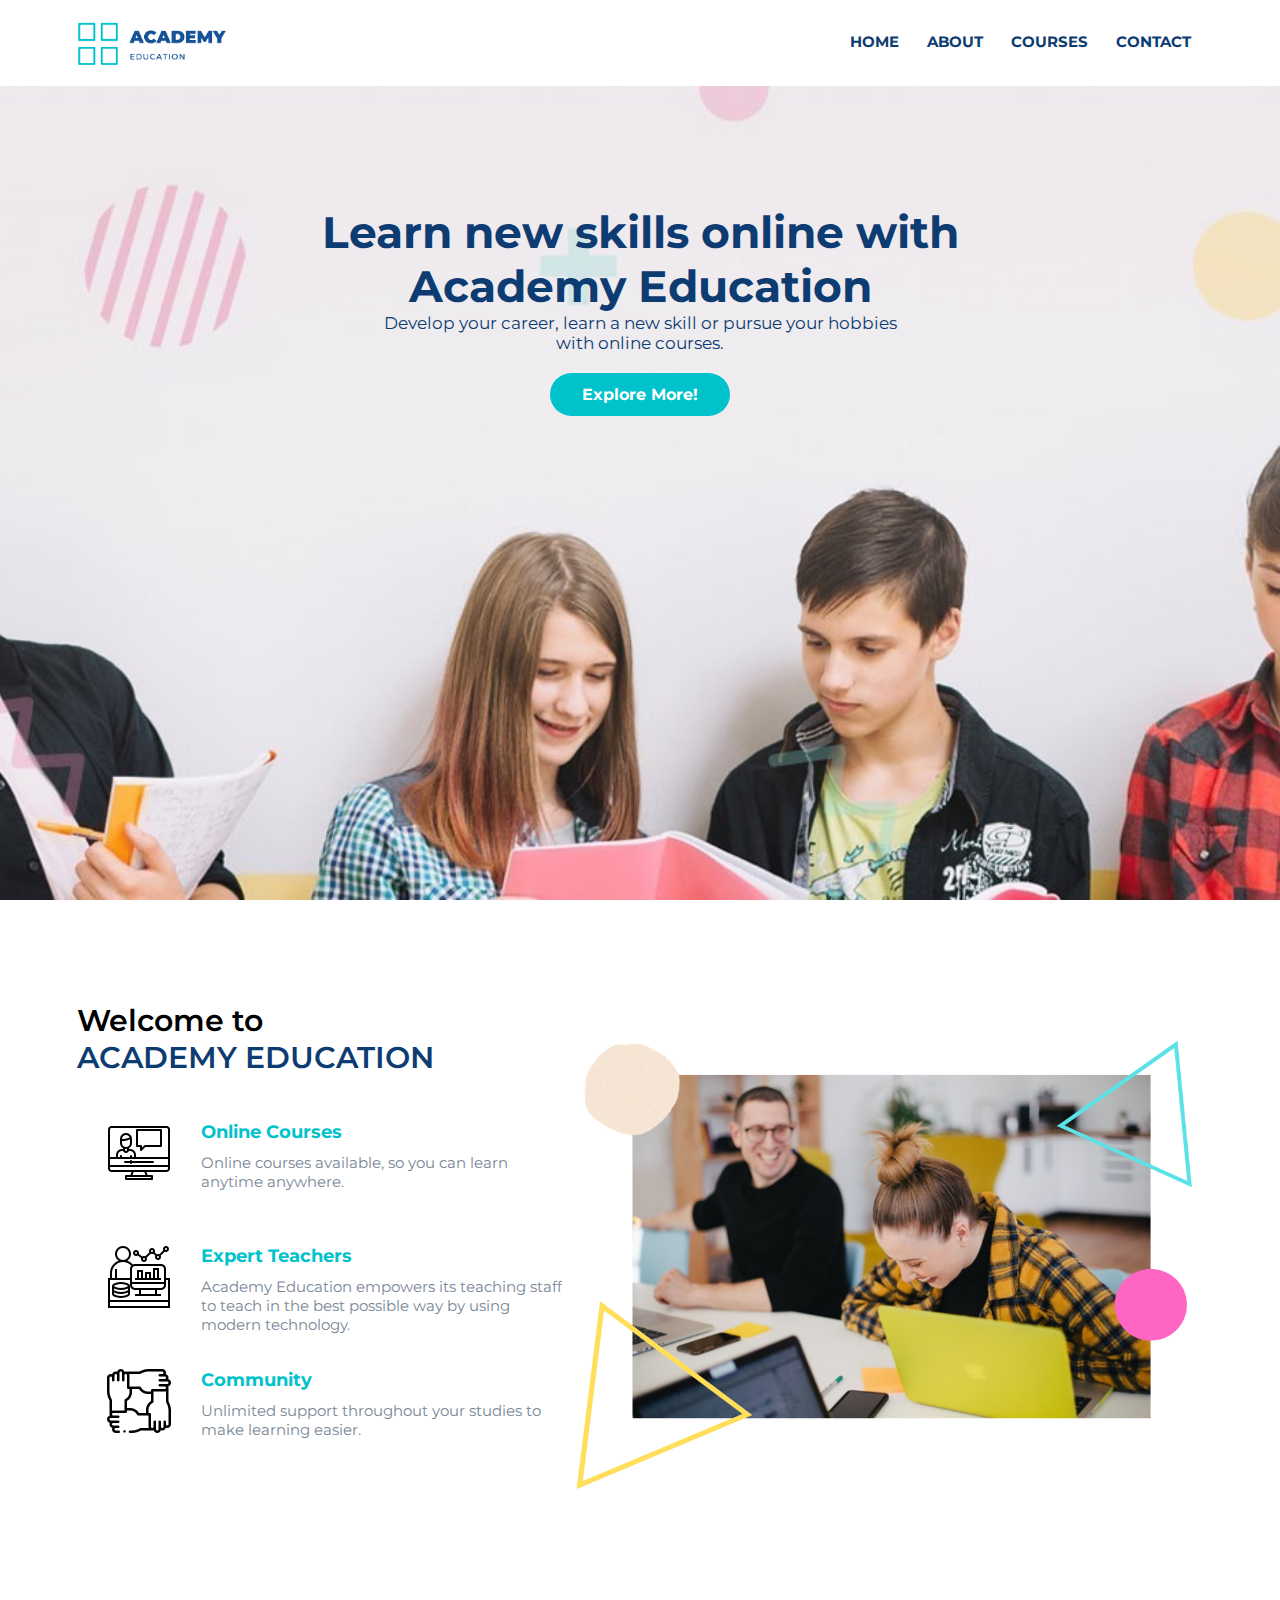
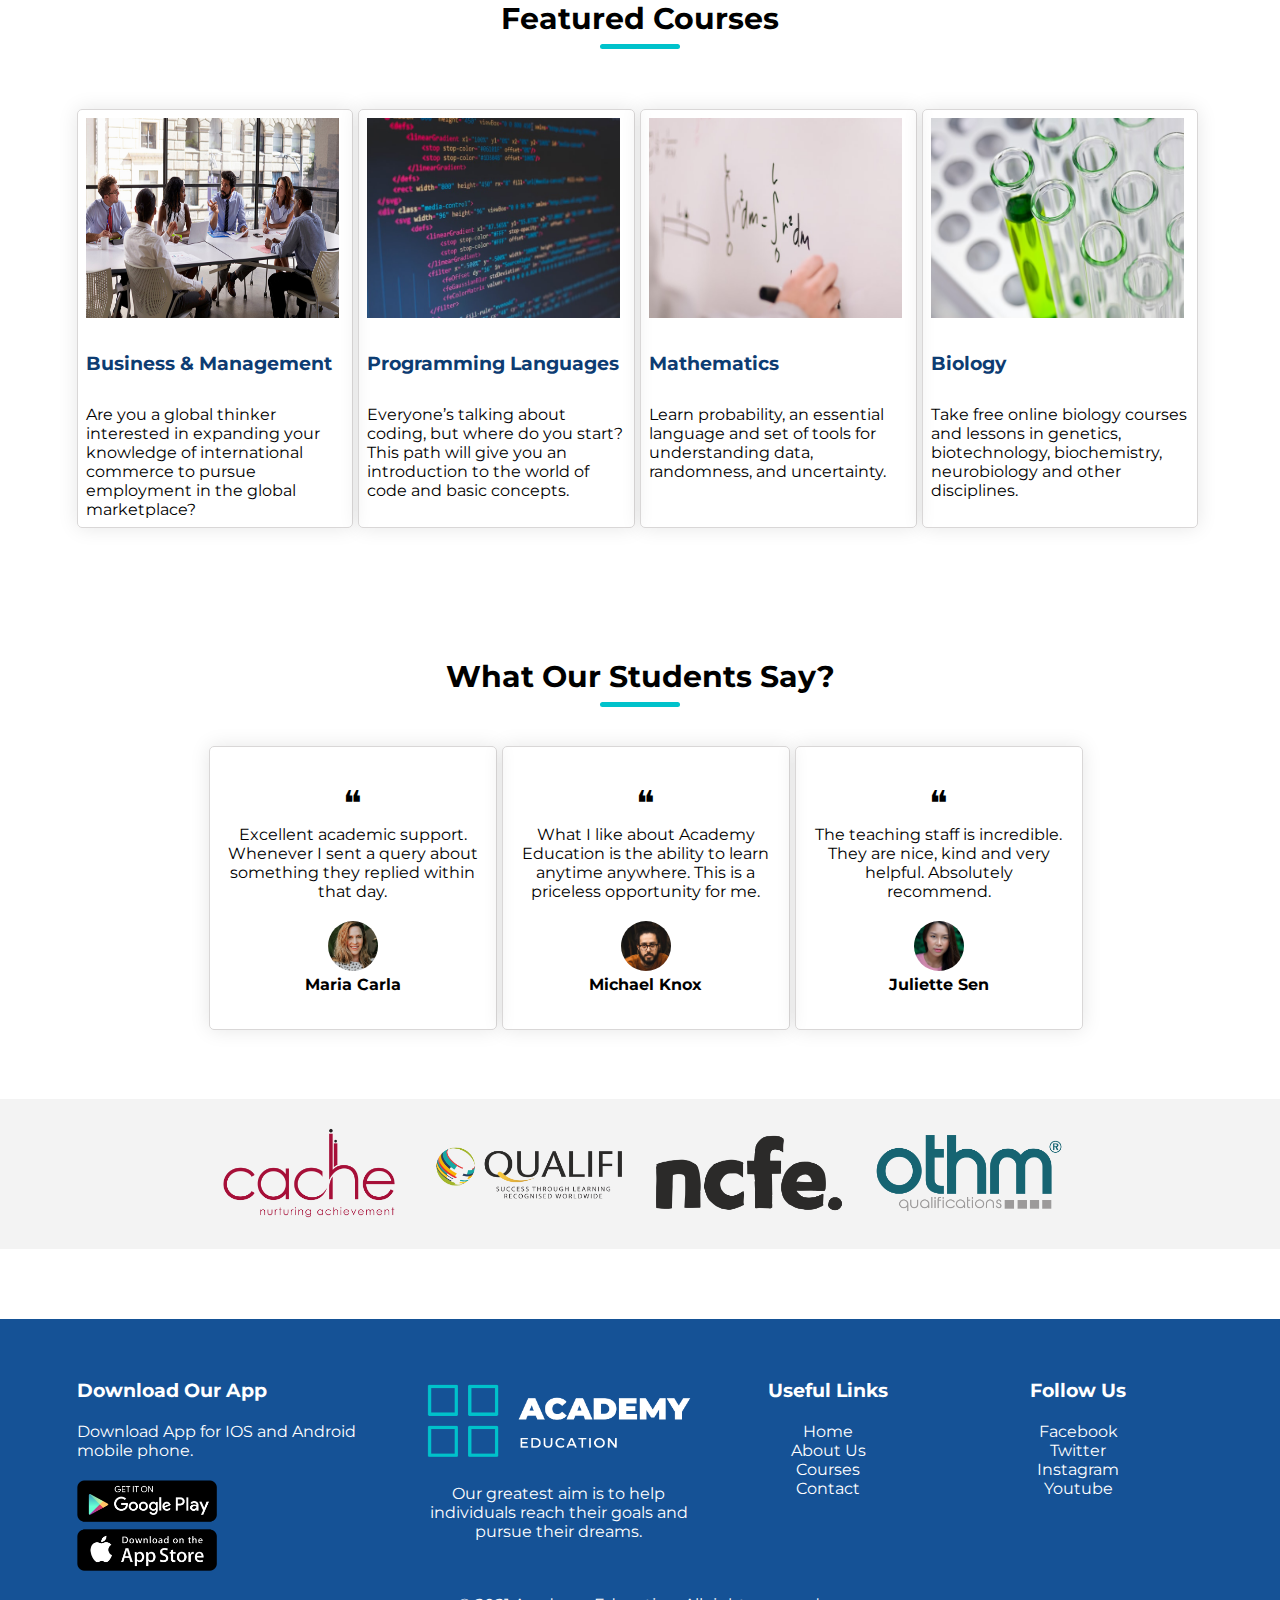
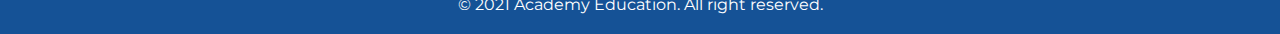
<file: index.html>
<!DOCTYPE html>
<html lang="en">
<head>
    <meta charset="UTF-8">
    <title>Academy Education</title>
    <link rel="stylesheet" href="style.css">
    <link rel="preconnect" href="https://fonts.gstatic.com">
    <link href="https://fonts.googleapis.com/css2?family=Montserrat:wght@300;400&display=swap" rel="stylesheet">

    <link rel="preconnect" href="https://fonts.gstatic.com">
    <link href="https://fonts.googleapis.com/css2?family=Montserrat:wght@700&display=swap" rel="stylesheet">
</head>
<body>

<!-- Header Section -->
      <section class="header">
          <nav>
              <img src="images/logo.png" alt="">
              <div class="nav-links">
                  <ul>
                      <li><a href="index.html">HOME</a></li>
                      <li><a href="about.html">ABOUT</a></li>
                      <li><a href="courses.html">COURSES</a></li>
                      <li><a href="contact.html">CONTACT</a></li>
                  </ul>
              </div>
          </nav>
          <div class="text">
              <h1>Learn new skills online with <br/> Academy Education</h1>
              <p>Develop your career, learn a new skill or pursue your hobbies <br/>
                  with online courses.</p>
              <a class="visit-btn" href="about.html">Explore More!</a>
          </div>
      </section>
<!-- END -->

<!-- Welcome Section -->
     <section class="welcome">
         <div class="row">

             <div class="col-1">
                 <div class="section-header">
                     <h1>Welcome to <br/> <span id="pink">ACADEMY EDUCATION</span></h1>
                 </div>

                 <div class="features">
                     <img src="images/online-learning.png" alt="">
                     <div class="feature-content">
                         <h4>Online Courses</h4>
                         <p>Online courses available, so you can learn anytime anywhere.</p>
                     </div>
                 </div>

                 <div class="features">
                     <img src="images/data-scientist.png" alt="">
                     <div class="feature-content">
                        <h4>Expert Teachers</h4>
                         <p>Academy Education empowers its teaching staff to teach in the best possible
                         way by using modern technology.</p>
                     </div>
                 </div>

                 <div class="features">
                     <img src="images/community.png" alt="">
                     <div class="feature-content">
                     <h4>Community</h4>
                     <p>Unlimited support throughout your studies to make learning easier.</p>
                     </div>
                 </div>
             </div>

             <div class="col-2">
                 <img src="images/right.png" width="641px" height="476px" alt="">
             </div>
         </div>
     </section>
<!-- END -->

<!-- Featured Courses Section -->
     <section class="courses">
         <h1 class="title">Featured Courses</h1>
         <div class="row">
             <div class="col-3">
                 <a href="courses.html"> <img src="images/pic1.jpg" alt=""></a>
                 <h3>Business & Management</h3>
                 <p>Are you a global thinker interested in expanding your knowledge of international
                     commerce to pursue
                     employment in the global marketplace?  </p>
             </div>
             <div class="col-3">
                 <a href="courses.html"><img src="images/pic2.jpg" alt=""></a>
                 <h3>Programming Languages</h3>
                 <p>Everyone’s talking about coding, but where do you start? This path will
                     give you an introduction to the world of code and basic concepts.</p>
             </div>
             <div class="col-3">
                 <a href="courses.html"><img src="images/pic3.jpg" alt=""></a>
                 <h3>Mathematics</h3>
                 <p>Learn probability, an essential language and set of tools for
                     understanding data, randomness, and uncertainty.</p>
             </div>
             <div class="col-3">
                 <a href="courses.html"> <img src="images/pic4.jpg" alt=""> </a>
                 <h3>Biology</h3>
                 <p>Take free online biology courses and lessons in genetics, biotechnology,
                     biochemistry, neurobiology and other disciplines.</p>
             </div>
         </div>
     </section>
<!-- END -->

<!-- Feedback Section -->
    <div class="feedback">
        <div class="small-container">
            <h1 class="title">What Our Students Say?</h1>
            <div class="row">
                <div class="col-3">
                    <p class="quote">&#10077;</p>
                    <p>Excellent academic support. Whenever I sent a query about something
                    they replied within that day.</p>
                    <img src="images/user1.jpg" alt="">
                    <h4>Maria Carla</h4>
                </div>
                <div class="col-3">
                    <p class="quote">&#10077;</p>
                    <p>What I like about Academy Education is the ability to learn
                    anytime anywhere. This is a priceless opportunity for me.</p>
                    <img src="images/user2.jpg" alt="">
                    <h4>Michael Knox</h4>
                </div>
                <div class="col-3">
                    <p class="quote">&#10077;</p>
                    <p>The teaching staff is incredible. They are nice, kind and very helpful.
                        Absolutely recommend.</p>
                    <img src="images/user3.jpg" alt="">
                    <h4>Juliette Sen</h4>
                </div>
            </div>
        </div>
    </div>
<!-- END -->

<!-- Brand Section -->
    <section class="brands">
        <div class="small-container">
        <div class="row">
            <div class="col-4">
                <img src="images/footer1.png" alt="">
            </div>
            <div class="col-4">
                <img src="images/footer2.png" alt="">
            </div>
            <div class="col-4">
                <img src="images/footer3.png" alt="">
            </div>
            <div class="col-4">
                <img src="images/footer4.png" alt="">
            </div>
        </div>
        </div>
    </section>
<!-- END -->

<!-- Footer -->
    <div class="footer">
        <div class="footer-row">
            <div class="footer-col-1">
                <h3>Download Our App</h3>
                <p>Download App for IOS and Android mobile phone.</p>
                <div class="apps">
                    <img src="images/ikona.png" alt="">

                </div>
            </div>
            <div class="footer-col-2">
                <img src="images/logo2.png" alt="">
                <p>Our greatest aim is to help individuals reach their goals and pursue their dreams.
                </p>
            </div>
            <div class="footer-col-3">
                <h3>Useful Links</h3>
                <ul>
                    <li><a href="index.html">Home</a></li>
                    <li><a href="about.html">About Us</a></li>
                    <li><a href="courses.html">Courses</a></li>
                    <li><a href="contact.html">Contact</a></li>
                </ul>
            </div>
            <div class="footer-col-4">
                <h3>Follow Us</h3>
                <ul>
                    <li><a href="https://www.facebook.com">Facebook</a></li>
                    <li><a href="https://www.twitter.com">Twitter</a></li>
                    <li><a href="https://www.instagram.com">Instagram</a></li>
                    <li><a href="https://www.youtube.com">Youtube</a></li>
                </ul>
            </div>
        </div>
        <p class="copyright">&copy; 2021 Academy Education. All right reserved.</p>
    </div>




</body>
</html>
</file>
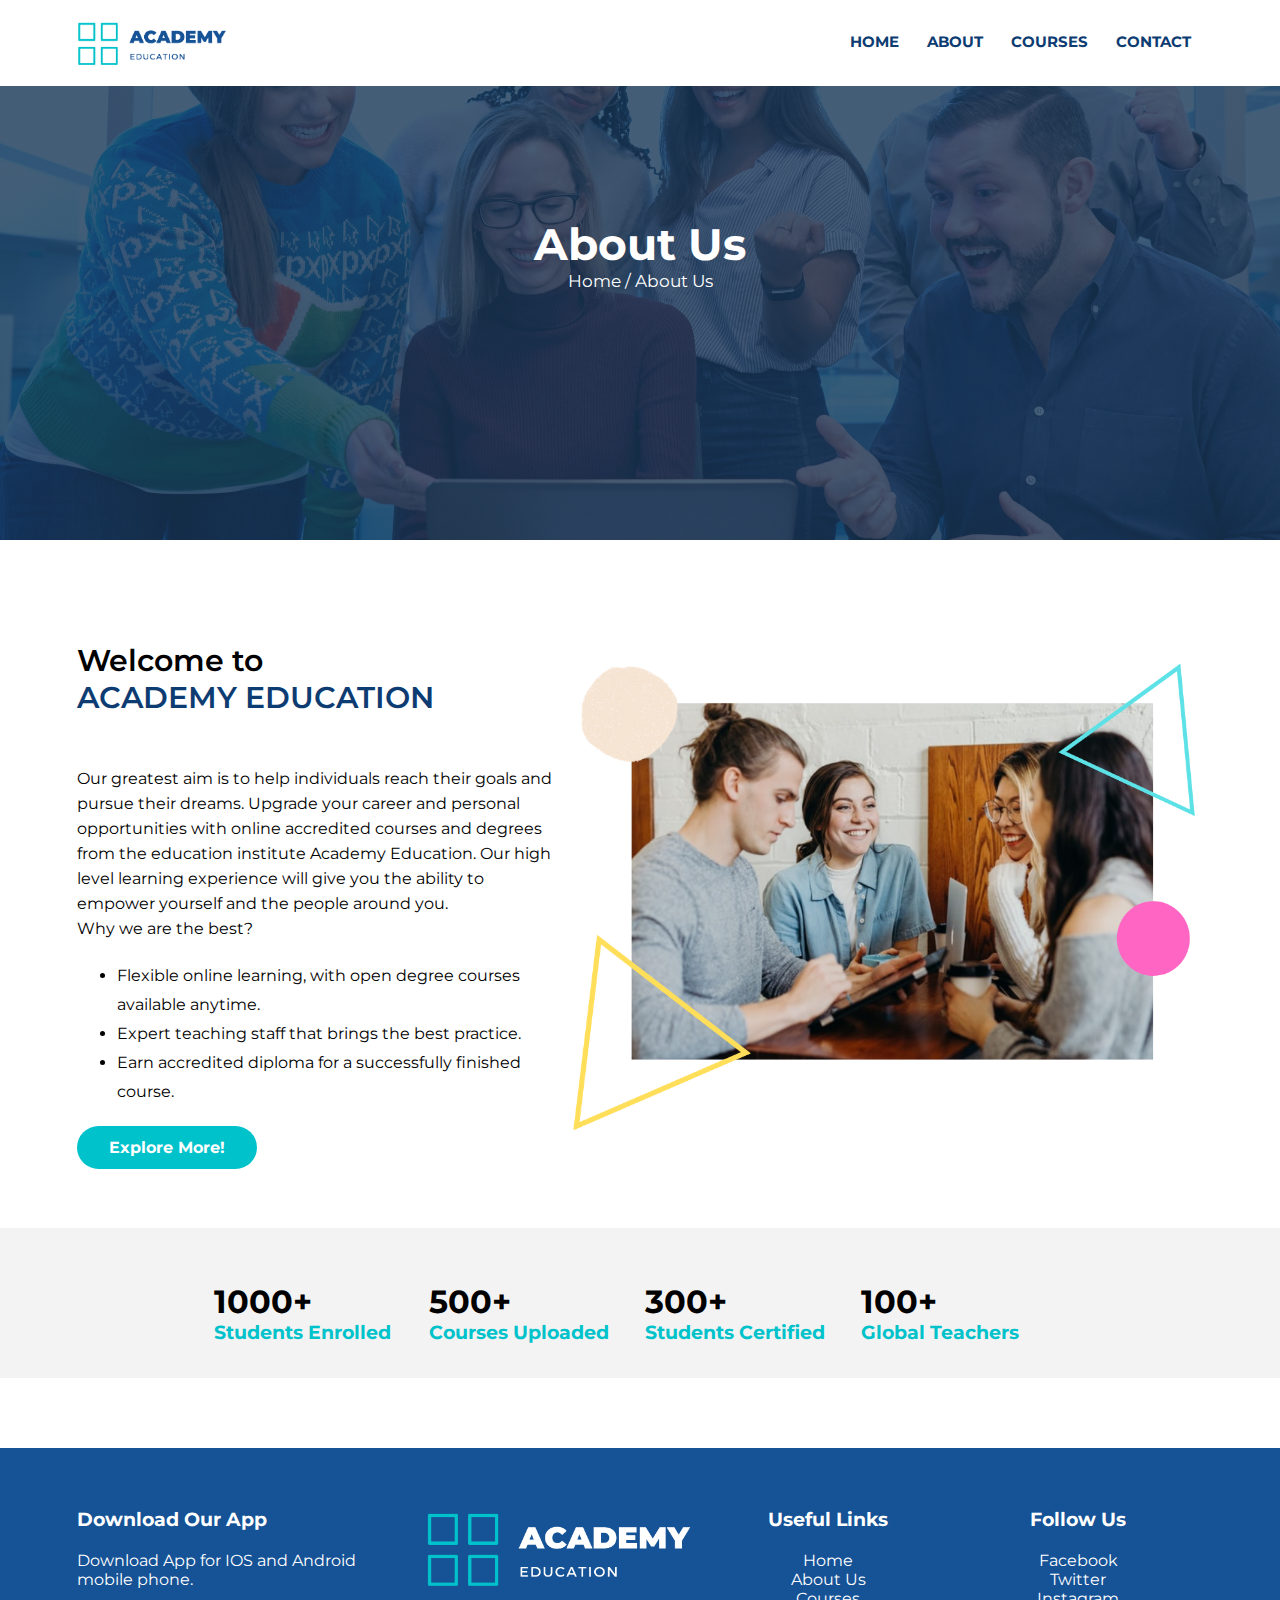
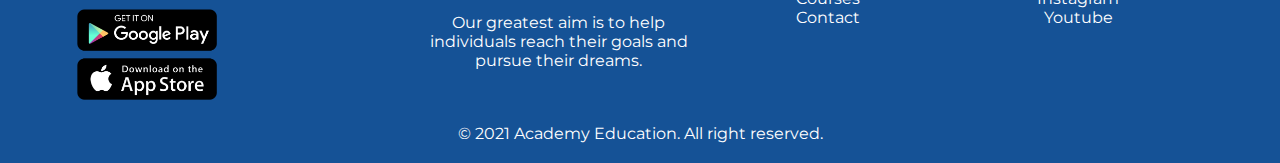
<file: about.html>
<!DOCTYPE html>
<html lang="en">
<head>
    <meta charset="UTF-8">
    <title>Academy Education</title>
    <link rel="stylesheet" href="style.css">
    <link rel="preconnect" href="https://fonts.gstatic.com">
    <link href="https://fonts.googleapis.com/css2?family=Montserrat:wght@300;400&display=swap" rel="stylesheet">

    <link rel="preconnect" href="https://fonts.gstatic.com">
    <link href="https://fonts.googleapis.com/css2?family=Montserrat:wght@700&display=swap" rel="stylesheet">
</head>
<body>

<!-- Header -->
<section class="about-header">
    <nav>
        <img src="images/logo.png" alt="">
        <div class="nav-links">
            <ul>
                <li><a href="index.html">HOME</a></li>
                <li><a href="about.html">ABOUT</a></li>
                <li><a href="courses.html">COURSES</a></li>
                <li><a href="contact.html">CONTACT</a></li>
            </ul>
        </div>
    </nav>
    <div class="about-text">
        <h1>About Us</h1>
        <p>Home / About Us</p>
    </div>
</section>
<!-- END -->


<!-- Welcome Section --->
<section class="welcome">
    <div class="row">

        <div class="col-1">
            <div class="section-header">
                <h1>Welcome to <br/> <span id="pink">ACADEMY EDUCATION</span></h1>
            </div>
            <p class="about-p">
                Our greatest aim is to help individuals reach their goals and pursue their dreams.
                Upgrade your career and personal opportunities with online accredited courses and degrees
                from the education institute Academy Education. Our high level learning experience will give you
                the ability to empower yourself and the people around you. <br/>
                Why we are the best?
            </p>
           <ul class="indent">
                <li>Flexible online learning, with open degree courses available anytime. </li>
                <li>Expert teaching staff that brings the best practice.</li>
                <li>Earn accredited diploma for a successfully finished course.</li>
            </ul>

            <a class="visit-btn" href="about.html">Explore More!</a>

        </div>

        <div class="col-2">
            <img src="images/about_2.png" width="641px" height="476px" alt="">
        </div>
    </div>
</section>
<!-- END -->


<!-- Students Enrolled Section -->
<section class="brands">
    <div class="small-container">
        <div class="row">
            <div class="col-4-about">
                <h1>1000+</h1>
                <h3>Students Enrolled</h3>
            </div>
            <div class="col-4-about">
                <h1>500+</h1>
                <h3>Courses Uploaded</h3>
            </div>
            <div class="col-4-about">
                <h1>300+</h1>
                <h3>Students Certified</h3>
            </div>
            <div class="col-4-about">
                <h1>100+</h1>
                <h3>Global Teachers</h3>
            </div>
        </div>
    </div>
</section>
<!-- END -->


<!-- Footer -->
<div class="footer">
    <div class="footer-row">
        <div class="footer-col-1">
            <h3>Download Our App</h3>
            <p>Download App for IOS and Android mobile phone.</p>
            <div class="apps">
                <img src="images/ikona.png" alt="">

            </div>
        </div>
        <div class="footer-col-2">
            <img src="images/logo2.png" alt="">
            <p>Our greatest aim is to help individuals reach their goals and pursue their dreams.
            </p>
        </div>
        <div class="footer-col-3">
            <h3>Useful Links</h3>
            <ul>
                <li><a href="index.html">Home</a></li>
                <li><a href="about.html">About Us</a></li>
                <li><a href="courses.html">Courses</a></li>
                <li><a href="contact.html">Contact</a></li>
            </ul>
        </div>
        <div class="footer-col-4">
            <h3>Follow Us</h3>
            <ul>
                <li><a href="https://www.facebook.com">Facebook</a></li>
                <li><a href="https://www.twitter.com">Twitter</a></li>
                <li><a href="https://www.instagram.com">Instagram</a></li>
                <li><a href="https://www.youtube.com">Youtube</a></li>
            </ul>
        </div>
    </div>
    <p class="copyright">&copy; 2021 Academy Education. All right reserved.</p>
</div>


</body>
</html>
</file>
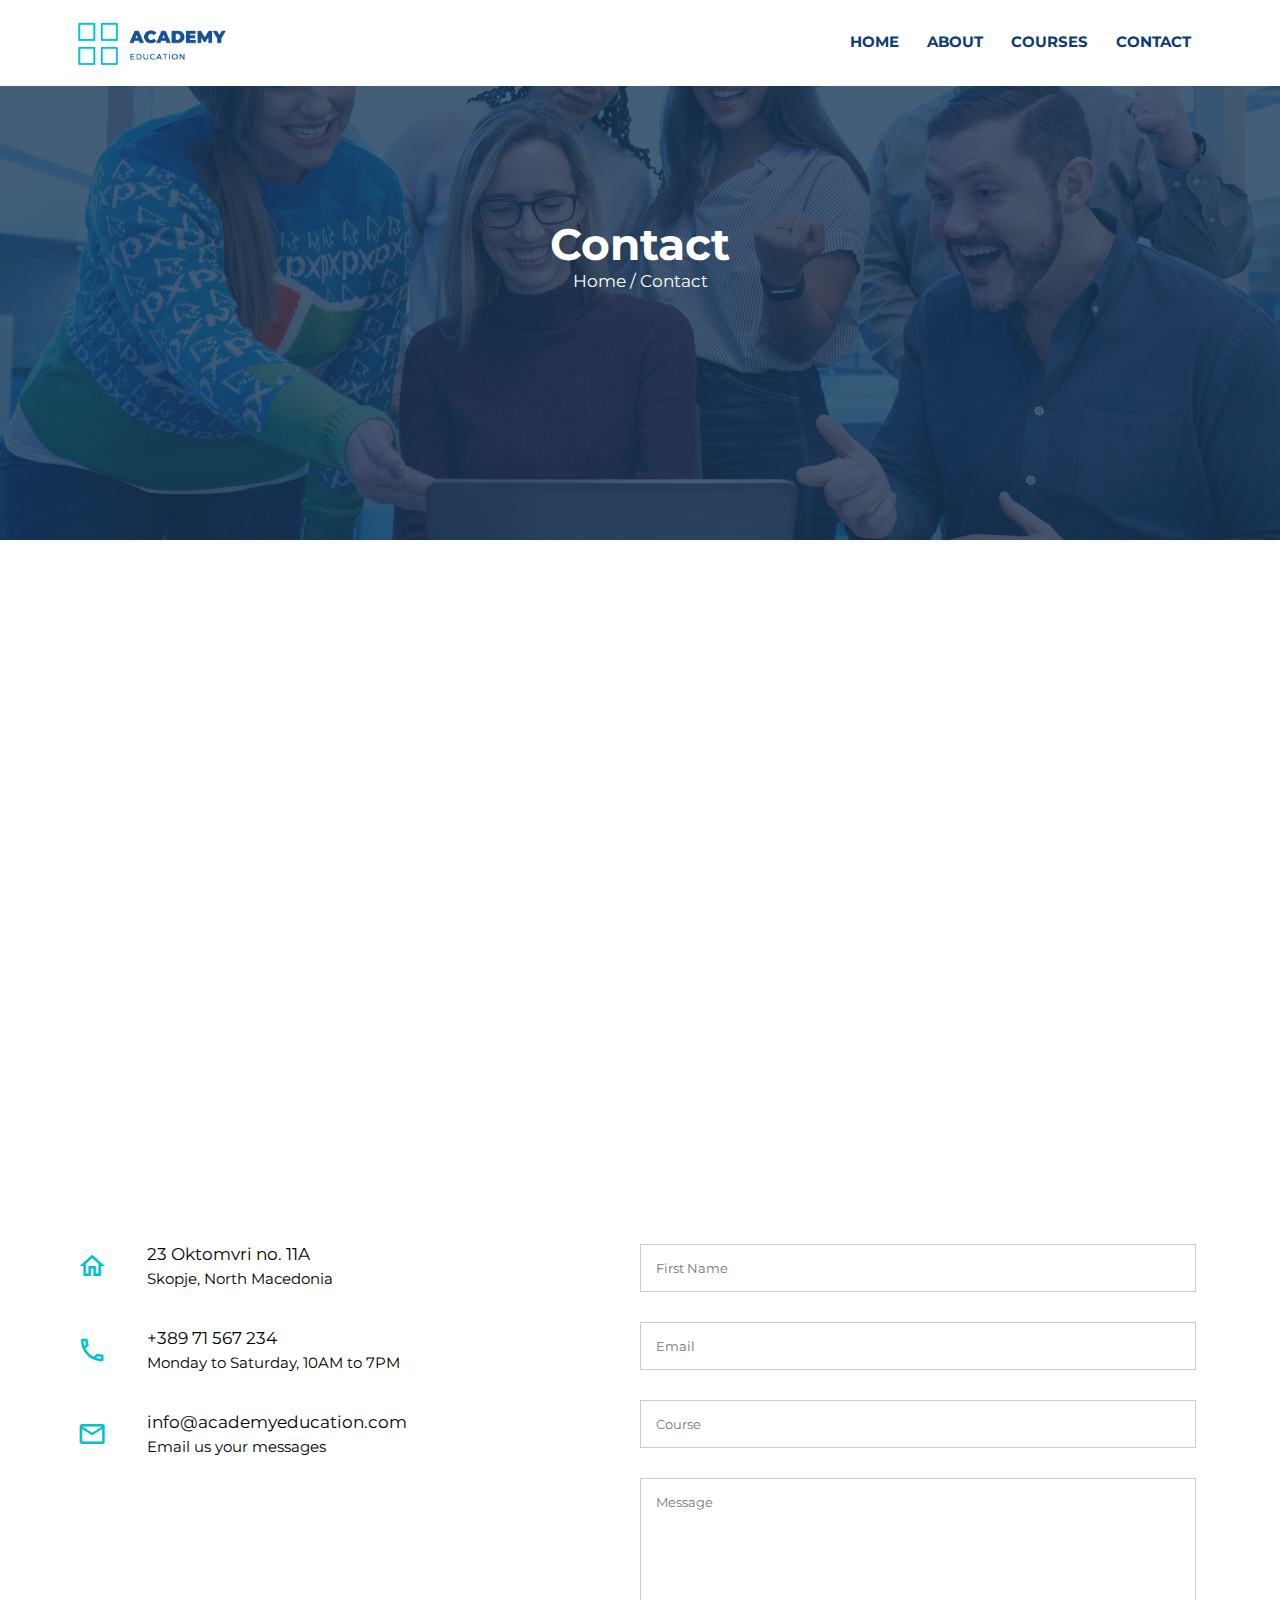
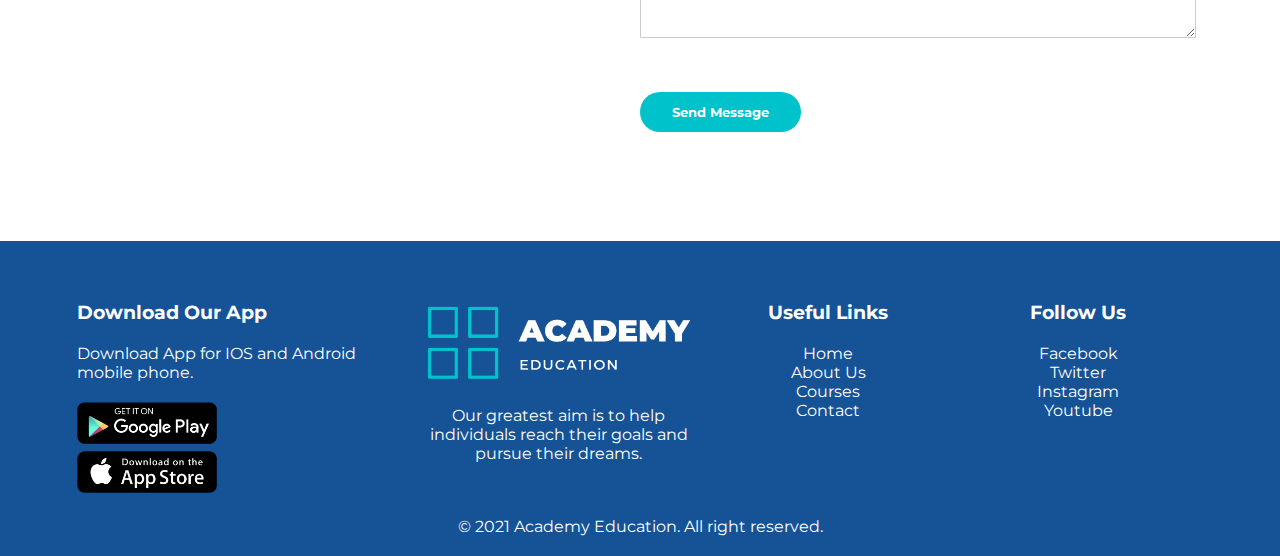
<file: contact.html>
<!DOCTYPE html>
<html lang="en">
<head>
    <meta charset="UTF-8">
    <title>Academy Education</title>
    <link rel="preconnect" href="https://fonts.gstatic.com">
    <link href="https://fonts.googleapis.com/css2?family=Montserrat:wght@300;400&display=swap" rel="stylesheet">

    <link rel="preconnect" href="https://fonts.gstatic.com">
    <link href="https://fonts.googleapis.com/css2?family=Montserrat:wght@700&display=swap" rel="stylesheet">

    <link href="https://fonts.googleapis.com/icon?family=Material+Icons+Outlined" rel="stylesheet">
    <link rel="stylesheet" href="style.css">
</head>
<body>

<!-- Header -->
<section class="about-header">
    <nav>
        <img src="images/logo.png" alt="">
        <div class="nav-links">
            <ul>
                <li><a href="index.html">HOME</a></li>
                <li><a href="about.html">ABOUT</a></li>
                <li><a href="courses.html">COURSES</a></li>
                <li><a href="contact.html">CONTACT</a></li>
            </ul>
        </div>
    </nav>
    <div class="about-text">
        <h1>Contact</h1>
        <p>Home / Contact</p>
    </div>
</section>

<!-- Google Map -->
<section class="location">
    <iframe src="https://www.google.com/maps/embed?pb=!1m14!1m12!1m3!1d11860.136262869886!2d21.430769719775395!3d41.99954445!2m3!1f0!2f0!3f0!3m2!1i1024!2i768!4f13.1!5e0!3m2!1smk!2smk!4v1624359066431!5m2!1smk!2smk" width="600"
            height="450" style="border:0;" allowfullscreen="" loading="lazy"></iframe>
</section>

<!-- Contact Form -->
<section class="contact-us">
    <div class="row">
        <div class="contact-col">
            <div class="col-5">
                  <span class="material-icons-outlined">home</span>
                  <div>
                      <h5>23 Oktomvri no. 11A</h5>
                      <p>Skopje, North Macedonia</p>
                  </div>
            </div>

            <div class="col-5">
                <span class="material-icons-outlined">call</span>
                <div>
                      <h5>+389 71 567 234</h5>
                      <p>Monday to Saturday, 10AM to 7PM</p>
                  </div>
            </div>

            <div class="col-5">
                <span class="material-icons-outlined">email</span>
                <div>
                      <h5>info@academyeducation.com</h5>
                      <p>Email us your messages</p>
                  </div>
            </div>
        </div>

        <div class="contact-col">
            <form action="">
                <input type="text" placeholder="First Name" required>
                <input type="email" placeholder="Email" required>
                <input type="text" placeholder="Course" required>
                <textarea rows="8" placeholder="Message" required></textarea>
                <button type="submit" class="visit-btn">Send Message</button>
            </form>
        </div>

    </div>
</section>


<!-- Footer -->
<div class="contact-footer footer">
    <div class="footer-row">
        <div class="footer-col-1">
            <h3>Download Our App</h3>
            <p>Download App for IOS and Android mobile phone.</p>
            <div class="apps">
                <img src="images/ikona.png" alt="">

            </div>
        </div>
        <div class="footer-col-2">
            <img src="images/logo2.png" alt="">
            <p>Our greatest aim is to help individuals reach their goals and pursue their dreams.
            </p>
        </div>
        <div class="footer-col-3">
            <h3>Useful Links</h3>
            <ul>
                <li><a href="index.html">Home</a></li>
                <li><a href="about.html">About Us</a></li>
                <li><a href="courses.html">Courses</a></li>
                <li><a href="contact.html">Contact</a></li>
            </ul>
        </div>
        <div class="footer-col-4">
            <h3>Follow Us</h3>
            <ul>
                <li><a href="https://www.facebook.com">Facebook</a></li>
                <li><a href="https://www.twitter.com">Twitter</a></li>
                <li><a href="https://www.instagram.com">Instagram</a></li>
                <li><a href="https://www.youtube.com">Youtube</a></li>
            </ul>
        </div>
    </div>
    <p class="copyright">&copy; 2021 Academy Education. All right reserved.</p>
</div>


</body>
</html>
</file>
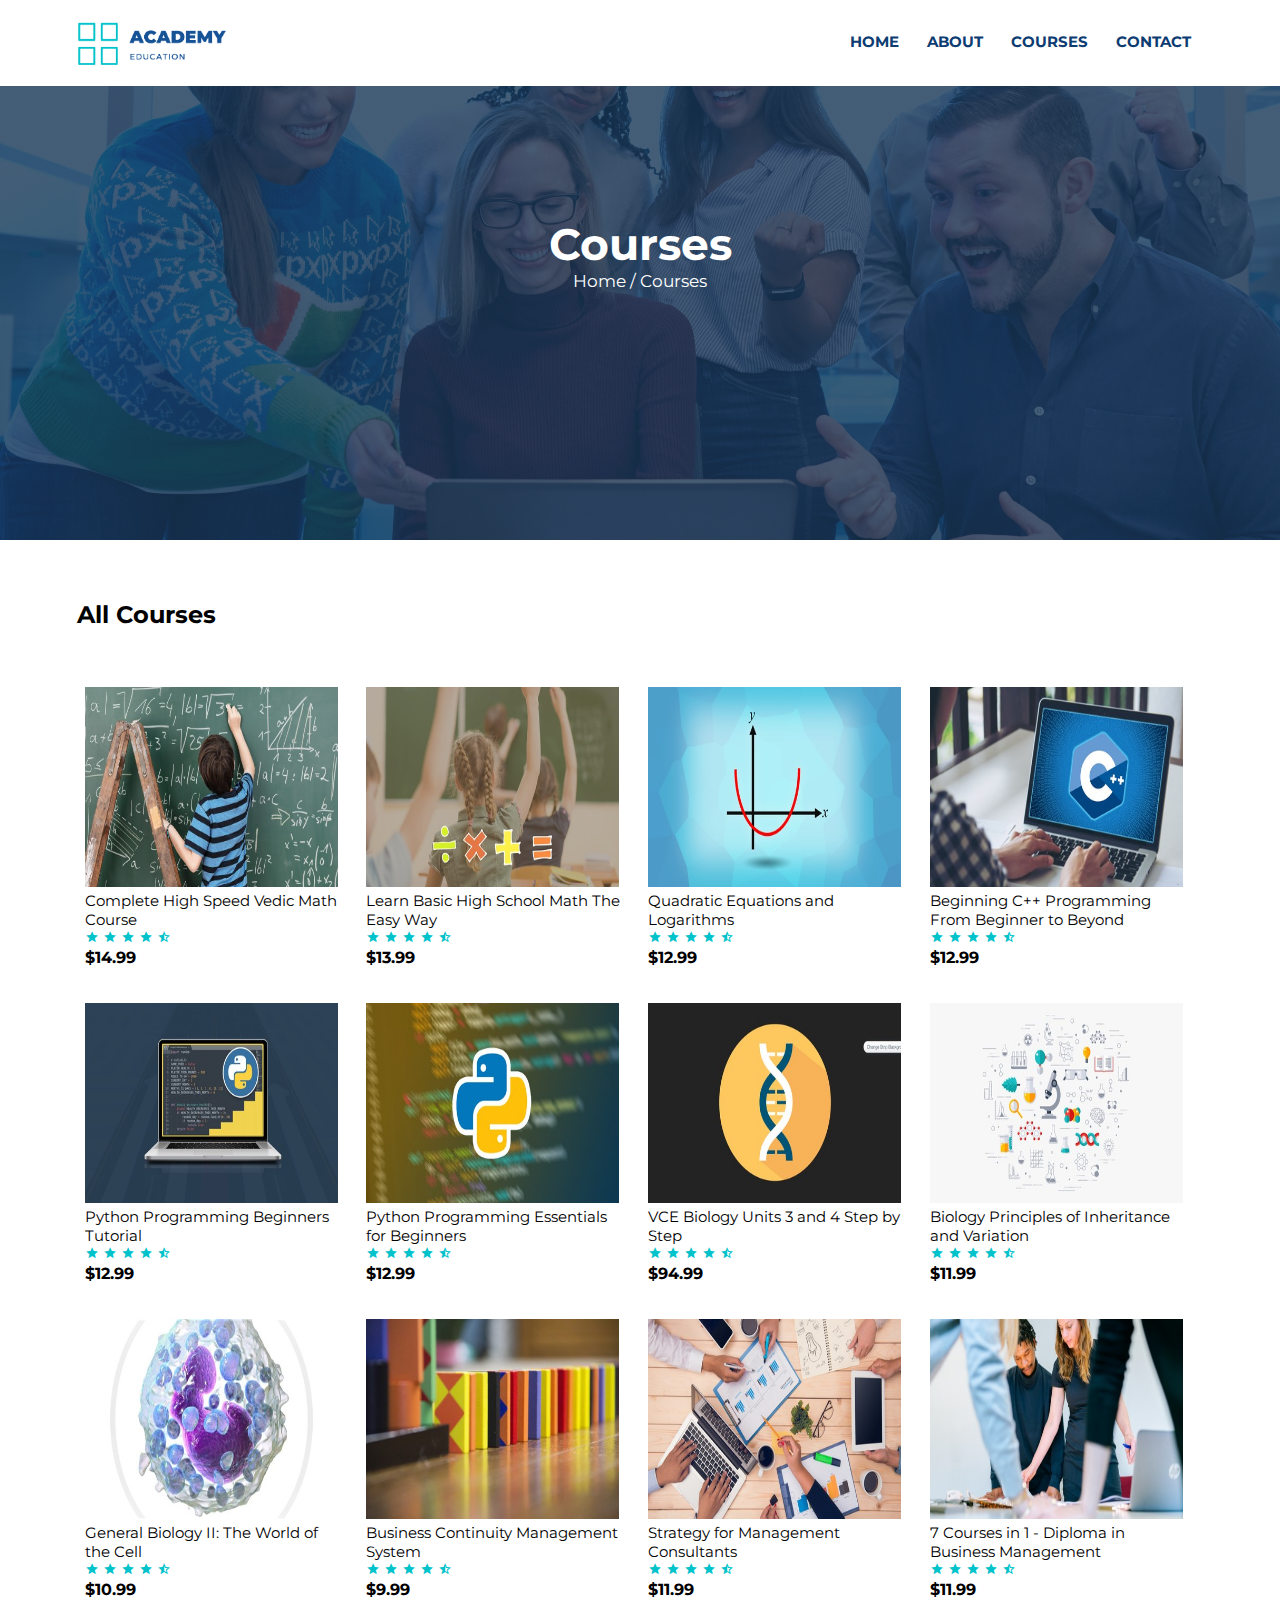
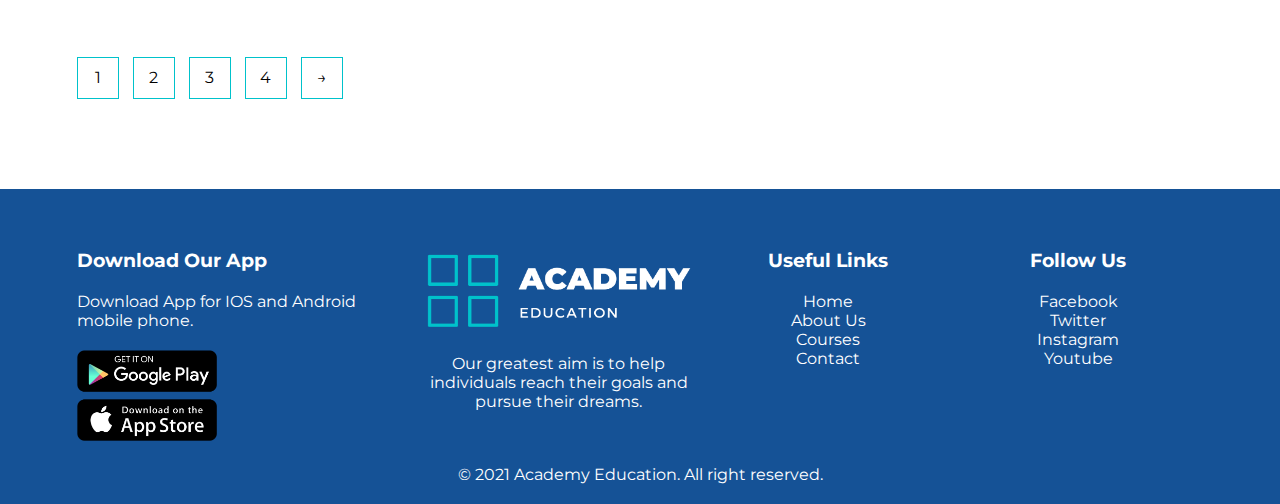
<file: courses.html>
<!DOCTYPE html>
<html lang="en">
<head>
    <meta charset="UTF-8">
    <title>Academy Education</title>
    <link rel="preconnect" href="https://fonts.gstatic.com">
    <link href="https://fonts.googleapis.com/css2?family=Montserrat:wght@300;400&display=swap" rel="stylesheet">

    <link rel="preconnect" href="https://fonts.gstatic.com">
    <link href="https://fonts.googleapis.com/css2?family=Montserrat:wght@700&display=swap" rel="stylesheet">

    <link href="https://fonts.googleapis.com/icon?family=Material+Icons+Outlined" rel="stylesheet">
    <link rel="stylesheet" href="style.css">
</head>
<body>
    <section class="about-header">
        <nav>
            <img src="images/logo.png" alt="">
            <div class="nav-links">
                <ul>
                    <li><a href="index.html">HOME</a></li>
                    <li><a href="about.html">ABOUT</a></li>
                    <li><a href="courses.html">COURSES</a></li>
                    <li><a href="contact.html">CONTACT</a></li>
                </ul>
            </div>
        </nav>
        <div class="about-text">
            <h1>Courses</h1>
            <p>Home / Courses</p>
        </div>
    </section>


    <!-- All Courses -->
    <section class="featured-courses">

        <div class="courses-row-1">
            <h2>All Courses</h2>
        </div>

        <div class="courses-row-1">
            <div class="courses-col-3 col-3">
                <img src="images/c1.jpg" alt="">
                <a href="https://www.udemy.com/course/vedicmaths/"><h4 class="course-title">Complete High Speed Vedic Math Course</h4></a>
                <div class="rating">
                <span class="material-icons-outlined">star</span>
                <span class="material-icons-outlined">star</span>
                <span class="material-icons-outlined">star</span>
                <span class="material-icons-outlined">star</span>
                <span class="material-icons-outlined">star_half</span>
                </div>
                <p>$14.99</p>
            </div>
            <div class="courses-col-3 col-3">
                <img src="images/c2.jpg" alt="">
                <a href="https://www.udemy.com/course/learn-basic-high-school-maths-the-easy-way/"><h4 class="course-title">Learn Basic High School Math The Easy Way</h4></a>
                <div class="rating">
                    <span class="material-icons-outlined">star</span>
                    <span class="material-icons-outlined">star</span>
                    <span class="material-icons-outlined">star</span>
                    <span class="material-icons-outlined">star</span>
                    <span class="material-icons-outlined">star_half</span>
                </div>
                <p>$13.99</p>
            </div>
            <div class="courses-col-3 col-3">
                <img src="images/c3.jpg" alt="">
                <a href="https://www.udemy.com/course/get-a-in-gcse-maths-quadratic-equations-and-graph/"><h4 class="course-title">Quadratic Equations and Logarithms</h4></a>
                <div class="rating">
                    <span class="material-icons-outlined">star</span>
                    <span class="material-icons-outlined">star</span>
                    <span class="material-icons-outlined">star</span>
                    <span class="material-icons-outlined">star</span>
                    <span class="material-icons-outlined">star_half</span>
                </div>
                <p>$12.99</p>
            </div>
            <div class="courses-col-3 col-3">
                <img src="images/c4.jpg" alt="">
                <a href="https://www.udemy.com/course/beginning-c-plus-plus-programming/"><h4 class="course-title">Beginning C++ Programming From Beginner to Beyond</h4></a>
                <div class="rating">
                    <span class="material-icons-outlined">star</span>
                    <span class="material-icons-outlined">star</span>
                    <span class="material-icons-outlined">star</span>
                    <span class="material-icons-outlined">star</span>
                    <span class="material-icons-outlined">star_half</span>
                </div>
                <p>$12.99</p>
            </div>
        </div>


        <div class="courses-row">
            <div class="courses-col-3 col-3">
                <img src="images/c5.jpg" alt="">
                <a href="https://www.udemy.com/course/a-laymans-guide-to-python/"><h4 class="course-title">Python Programming Beginners Tutorial</h4></a>
                <div class="rating">
                    <span class="material-icons-outlined">star</span>
                    <span class="material-icons-outlined">star</span>
                    <span class="material-icons-outlined">star</span>
                    <span class="material-icons-outlined">star</span>
                    <span class="material-icons-outlined">star_half</span>
                </div>
                <p>$12.99</p>
            </div>
            <div class="courses-col-3 col-3">
                <img src="images/c6.jpg" alt="">
                <a href="https://www.udemy.com/course/python-programming-essentials/"><h4 class="course-title">Python Programming Essentials for Beginners</h4></a>
                <div class="rating">
                    <span class="material-icons-outlined">star</span>
                    <span class="material-icons-outlined">star</span>
                    <span class="material-icons-outlined">star</span>
                    <span class="material-icons-outlined">star</span>
                    <span class="material-icons-outlined">star_half</span>
                </div>
                <p>$12.99</p>
            </div>
            <div class="courses-col-3 col-3">
                <img src="images/c7.jpg" alt="">
                <a href="https://www.udemy.com/course/vce-biology-units34/"><h4 class="course-title">VCE Biology Units 3 and 4 Step by Step</h4></a>
                <div class="rating">
                    <span class="material-icons-outlined">star</span>
                    <span class="material-icons-outlined">star</span>
                    <span class="material-icons-outlined">star</span>
                    <span class="material-icons-outlined">star</span>
                    <span class="material-icons-outlined">star_half</span>
                </div>
                <p>$94.99</p>
            </div>
                <div class="courses-col-3 col-3">
                    <img src="images/c8.jpg" alt="">
                    <a href="https://www.udemy.com/course/biology-principles-of-inheritance-and-variation-class-12-f/"><h4 class="course-title">Biology Principles of Inheritance and Variation</h4></a>
                    <div class="rating">
                        <span class="material-icons-outlined">star</span>
                        <span class="material-icons-outlined">star</span>
                        <span class="material-icons-outlined">star</span>
                        <span class="material-icons-outlined">star</span>
                        <span class="material-icons-outlined">star_half</span>
                    </div>
                    <p>$11.99</p>
                </div>
        </div>


    <div class="courses-row">
        <div class="courses-col-3 col-3">
            <img src="images/c9.jpg" alt="">
            <a href="https://www.udemy.com/course/general-biology-ii-the-world-of-the-cell/"><h4 class="course-title">General Biology II: The World of the Cell</h4></a>
            <div class="rating">
                <span class="material-icons-outlined">star</span>
                <span class="material-icons-outlined">star</span>
                <span class="material-icons-outlined">star</span>
                <span class="material-icons-outlined">star</span>
                <span class="material-icons-outlined">star_half</span>
            </div>
            <p>$10.99</p>
        </div>
        <div class="courses-col-3 col-3">
            <img src="images/c10.jpg" alt="">
            <a href="https://www.udemy.com/course/business-continuity-management-system-iso-22301/"><h4 class="course-title">Business Continuity Management System</h4></a>
            <div class="rating">
                <span class="material-icons-outlined">star</span>
                <span class="material-icons-outlined">star</span>
                <span class="material-icons-outlined">star</span>
                <span class="material-icons-outlined">star</span>
                <span class="material-icons-outlined">star_half</span>
            </div>
            <p>$9.99</p>
        </div>
        <div class="courses-col-3 col-3">
            <img src="images/c11.jpg" alt="">
            <a href="https://www.udemy.com/course/strategy-for-management-consultants-business-analysts/"><h4 class="course-title">Strategy for Management Consultants</h4></a>
            <div class="rating">
                <span class="material-icons-outlined">star</span>
                <span class="material-icons-outlined">star</span>
                <span class="material-icons-outlined">star</span>
                <span class="material-icons-outlined">star</span>
                <span class="material-icons-outlined">star_half</span>
            </div>
            <p>$11.99</p>
        </div>
        <div class="courses-col-3 col-3">
            <img src="images/c12.jpg" alt="">
            <a href="https://www.udemy.com/course/diploma-in-business-management/"><h4 class="course-title">7 Courses in 1 - Diploma in Business Management</h4></a>
            <div class="rating">
                <span class="material-icons-outlined">star</span>
                <span class="material-icons-outlined">star</span>
                <span class="material-icons-outlined">star</span>
                <span class="material-icons-outlined">star</span>
                <span class="material-icons-outlined">star_half</span>
            </div>
            <p>$11.99</p>
        </div>
    </div>

    <div class="courses-row">
        <div class="pg-btn">
            <a href="courses.html"><span>1</span></a>
            <a href="courses.html"><span>2</span></a>
            <a href="courses.html"><span>3</span></a>
            <a href="courses.html"><span>4</span></a>
            <a href="courses.html"><span>&#8594;</span></a>
        </div>
    </div>
    </section>



<!-- Footer -->
    <div class="footer">
        <div class="footer-row">
            <div class="footer-col-1">
                <h3>Download Our App</h3>
                <p>Download App for IOS and Android mobile phone.</p>
                <div class="apps">
                    <img src="images/ikona.png" alt="">

                </div>
            </div>
            <div class="footer-col-2">
                <img src="images/logo2.png" alt="">
                <p>Our greatest aim is to help individuals reach their goals and pursue their dreams.
                </p>
            </div>
            <div class="footer-col-3">
                <h3>Useful Links</h3>
                <ul>
                    <li><a href="index.html">Home</a></li>
                    <li><a href="about.html">About Us</a></li>
                    <li><a href="courses.html">Courses</a></li>
                    <li><a href="contact.html">Contact</a></li>
                </ul>
            </div>
            <div class="footer-col-4">
                <h3>Follow Us</h3>
                <ul>
                    <li><a href="https://www.facebook.com">Facebook</a></li>
                    <li><a href="https://www.twitter.com">Twitter</a></li>
                    <li><a href="https://www.instagram.com">Instagram</a></li>
                    <li><a href="https://www.youtube.com">Youtube</a></li>
                </ul>
            </div>
        </div>
        <p class="copyright">&copy; 2021 Academy Education. All right reserved.</p>
    </div>

</body>
</html>
</file>
<file: style.css>
*{
    margin:0;
    padding:0;
}
body{
    font-family: 'Montserrat', sans-serif;
}
a{
    text-decoration: none;
    color: black;
}

/* --------------------- HOME PAGE -------------------- */
.header{
    width: 100%;
    min-height: 100vh;
    background-image: url("images/banner.jpg");
    background-position: center;
    background-size: cover;
    position: relative;
}
nav{
    display: flex;
    padding: 1.5% 6%;
    justify-content: space-between;
    align-items: center;
    background-color: white;
}
nav img{
    width: 150px;
}
.nav-links{
    flex: 1;
    text-align: right;

}
.nav-links ul li{
    display: inline-block;
    list-style-type: none;
    padding: 8px 12px;
    position: relative;
}
.nav-links ul li a{
    text-decoration: none;
    color: #0d3c72;
    font-size: 15px;
    font-weight: bold;
}
.nav-links ul li::after{
    content: '';
    width: 0;
    height: 2px;
    background: #00c2cb;
    display: block;
    margin: auto;
    transition: 0.5s;
}
.nav-links ul li:hover::after{
    width: 100%;
}
.text{
    margin-top: 43px;
    padding: 6% 6%;
    text-align: center;
    color: #0d3c72;
}
.text h1{
    font-size: 44px;
    font-family: 'Montserrat', sans-serif;
}
.text p{
    font-size: 17px;
}
.visit-btn{
    font-family: 'Montserrat', sans-serif;
    display: inline-block;
    text-decoration: none;
    color: white;
    background-color: #00c2cb;
    padding: 10px 30px;
    border: 2px solid transparent;
    border-radius: 40px;
    margin-top: 20px;
    transition: 0.5s;
    font-weight: bold;
}
.visit-btn:hover{
    border: 2px solid #00c2cb;
    background-color: white;
    color: #00c2cb;
}

/* Welcome */
.row{
    display: flex;
    padding: 7% 6%;
}
.col-1{
    width: 600px;
}
.col-2{
    flex: 1;
    text-align: right;
    margin-top: 30px;
}
.section-header h1{
    font-size: 30px;
    margin-top: 12px;
    margin-bottom: 15px;
    font-weight: 600;
}
#pink{
    color: #0d3c72;
}
.features{
     display: flex;
}
.features img{
    padding: 30px 30px;
}
.feature-content h4{
    padding-bottom: 10px;
    padding-top: 30px;
    font-size: 18px;
    color: #00c2cb;
    font-weight: 700;
}
.feature-content p{
    font-size: 15px;
    font-weight: 400;
    color: #798696;
}

/* Featured Courses */
.col-3{
    min-width: 250px;
    margin-bottom: 30px;
    padding: 8px;
    margin-right: 5px;
    flex-basis: 25%;
    transition: 0.5s;
    margin-top: -30px;
    border: 1px solid #d9d7d7;
    box-shadow: 0 0 20px 0 rgba(0,0,0,0.1);
    border-radius: 5px;
}
.col-3 img{
    width: 253px;
    height: 200px;
}
.col-3 h3{
    text-align: left;
    padding: 30px 0;
    color: #0d3c72;
}
.title{
    text-align: center;
    position: relative;
    line-height: 60px;
    font-size: 30px;
}
.title::after{
    content: '';
    background: #00c2cb;
    width: 80px;
    height: 5px;
    border-radius: 5px;
    left: 50%;
    position: absolute;
    bottom: 0;
    transform: translateX(-50%);
}
.col-3:hover{
    transform: translateY(-5px);
}

/* Feedback  */
.feedback .col-3{
    text-align: center;
    padding: 35px 18px;
    margin-right: 5px;
    box-shadow: 0 0 20px 0 rgba(0,0,0,0.1);
}
.feedback .col-3 img{
    width: 50px;
    height: 50px;
    margin-top: 20px;
    border-radius: 50%;
}
.small-container{
    max-width: 980px;
    margin: auto;
    padding-left: 25px;
    padding-right: 25px;
}
.quote{
    font-size: 35px;
}

/* Brands */
.brands{
    margin-top: -30px;
    background-color: #f3f3f3;
    height: 150px;
}
.col-4 img{
    width: 200px;
    height: 92px;
    padding-right: 20px;
    justify-content: space-evenly;
    margin-top: -40px;
}
.col-4{
    text-align: center;
}


/* Footer */
.footer{
    padding: 60px 0 20px;
    background-color: rgb(21,82,150);
    margin-top: 70px;
    color: white;
}
.footer-row{
    display: flex;
    padding: 0 6% 0 6%;
}
.footer h3{
    color: white;
    margin-bottom: 20px;
}
.footer-col-1, .footer-col-2, .footer-col-3, .footer-col-4{
    min-width: 250px;
    margin-bottom: 20px;
}
.footer-col-1{
    flex-basis: 30%;
}
.footer-col-2{
    flex: 1;
    text-align: center;
}
.footer-col-2 img{
    width: 269px;
    height: 81px;
    margin-bottom: 20px;
}
.footer-col-3, .footer-col-4{
    flex-basis: 12%;
    text-align: center;
}
.footer ul{
    list-style-type: none;
}
.footer ul li a{
    text-decoration: none;
    color: white;
}
.apps{
    margin-top: 20px;
}
.apps img{
    width: 140px;
}
.copyright{
    text-align: center;
}
/* -----------------------------END OF HOME PAGE--------------------------- */


/* ------------------------- ABOUT US PAGE ---------------------*/
.about-header{
    width: 100%;
    min-height: 60vh;
    background-image: linear-gradient(rgba(24,55,87,0.8),rgba(24,55,87,0.8)), url("images/about_pic.jpg");
    background-position: center;
    background-size: cover;
    position: relative;
}
.about-text{
    margin-top: 55px;
    padding: 6% 6%;
    text-align: center;
    color: white;
}
.about-text h1{
    font-size: 44px;
    font-family: 'Montserrat', sans-serif;
}
.about-text p{
    font-size: 17px;
}

/* Welcome to Academy Education */
.about-p{
    margin-top: 50px;
    text-align: left;
    line-height: 25px;
}
.indent{
    margin-top: 20px;
    margin-left: 40px;
    line-height: 29px;
}

/* Students Enrolled Section */
.col-4-about{
    flex-basis: 30%;
    padding: 5px;
    margin-top: -20px;
}
.col-4-about h3{
    color: #00c2cb;
}
/* ------------------- END OF ABOUT US -------------------- */


/* ------------------- CONTACT PAGE ----------------------- */
.location{
    width: 80%;
    margin: auto;
    padding: 80px 0;
}
.location iframe{
    width: 100%;
}

/* Contact Form */
.contact-col{
    flex-basis: 50%;
    margin-bottom: 30px;
}
.col-5{
    display: flex;
    margin-bottom: 40px;
    align-items: center;
}
.col-5 span{
    margin-right: 40px;
    font-size: 30px;
    color: #00c2cb;
}
.col-5 h5{
    font-size: 17px;
    margin-bottom: 5px;
    font-weight: 400;
}
.col-5 p{
    font-size: 15px;
}
.contact-col input ,.contact-col textarea{
    width: 93%;
    margin-bottom: 30px;
    padding: 15px;
    outline: none;
    border: 1px solid #ccc;
    font-family: 'Montserrat', sans-serif;
}
.contact-footer{
    margin-top: -10px;
}
/* ------------------- END OF CONTACT -------------------- */

/* ------------------- COURSES PAGE -------------------- */
.courses-row, .courses-row-1{
    display: flex;
    padding: 0 6%;
    padding-bottom: 20px;
}
.courses-row-1{
    padding-top: 60px;
    justify-content: space-between;
}
.material-icons-outlined{
    font-size: 14px;
    color: #00c2cb;
}
.course-title{
    font-size: 15px;
    font-weight: normal;
}
.featured-courses p{
    font-weight: bold;
}
.courses-col-3{
    border: none;
    box-shadow: none;
}

.pg-btn span{
    display: inline-block;
    margin-right: 10px;
    width: 40px;
    height: 40px;
    border: 1px solid #00c2cb;
    text-align: center;
    line-height: 40px;
}
.pg-btn span:hover{
    background-color: #00c2cb;
    color: white;
}
</file>
